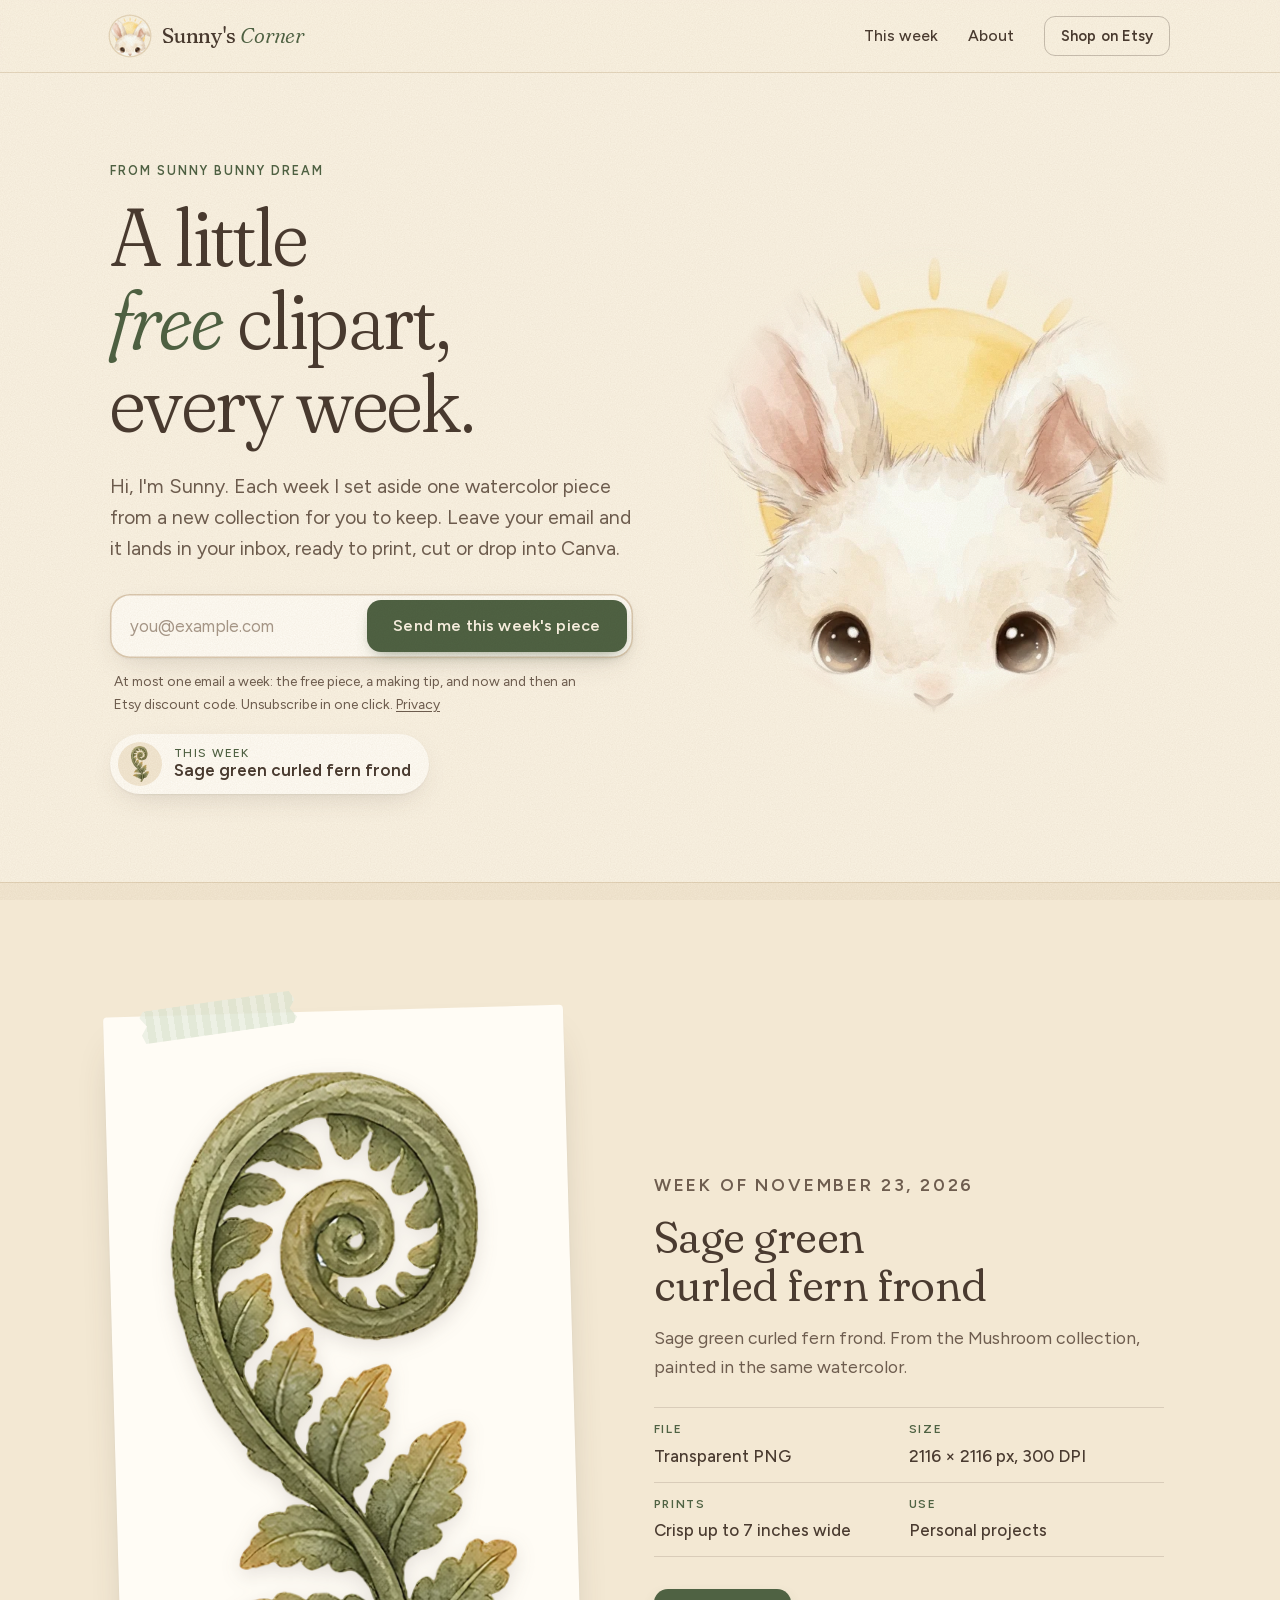
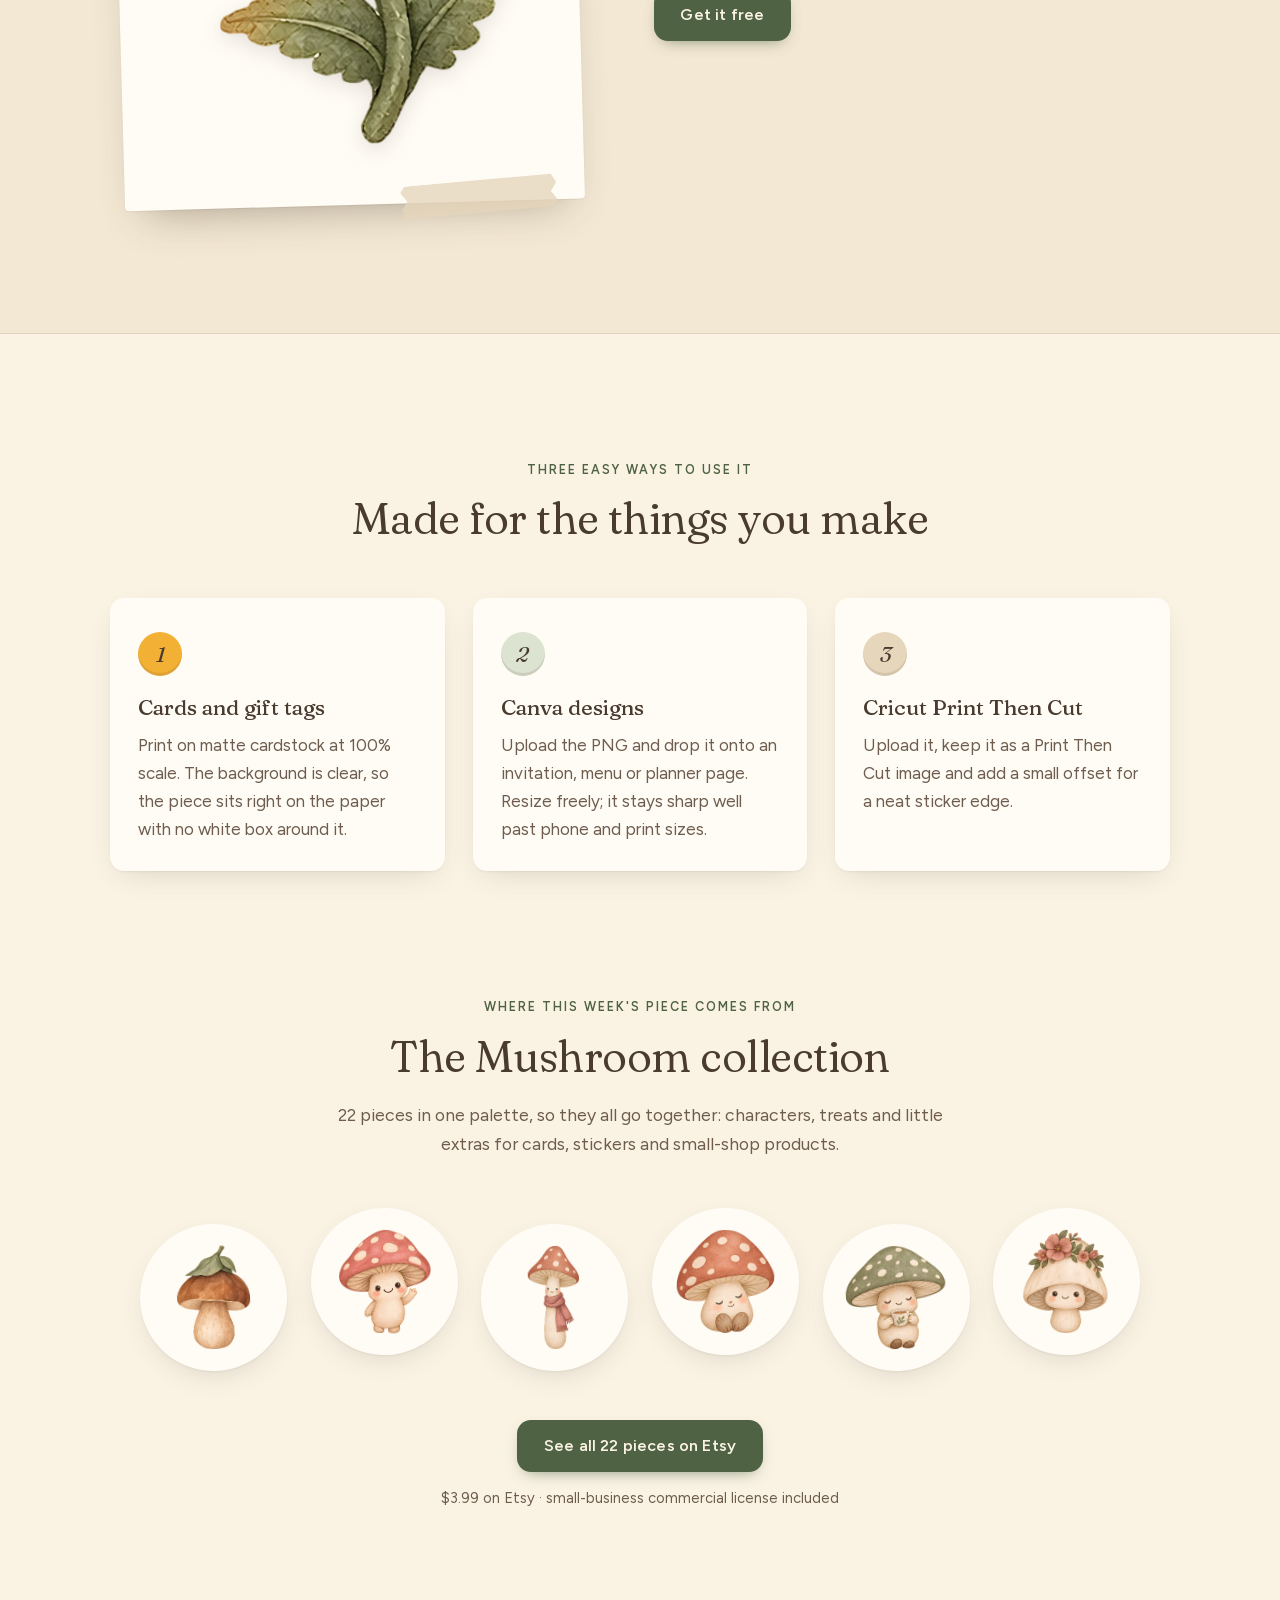
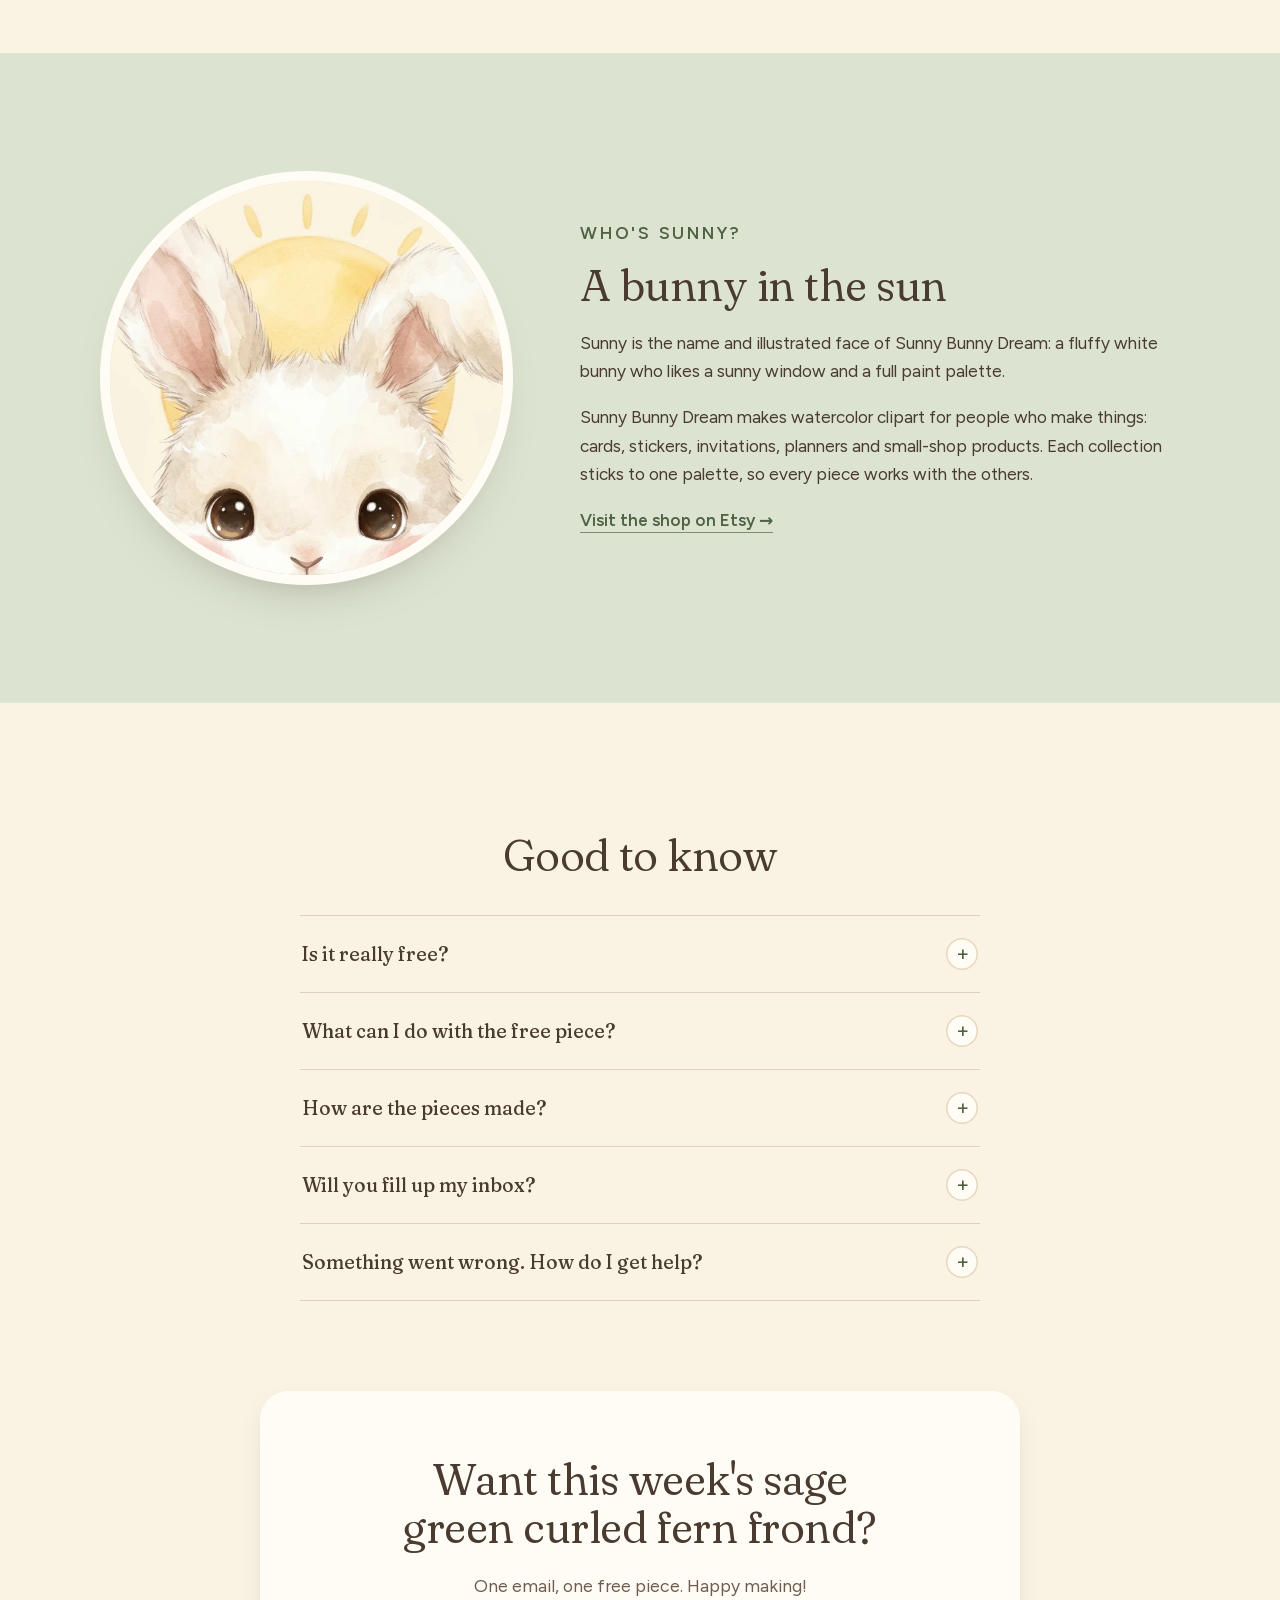
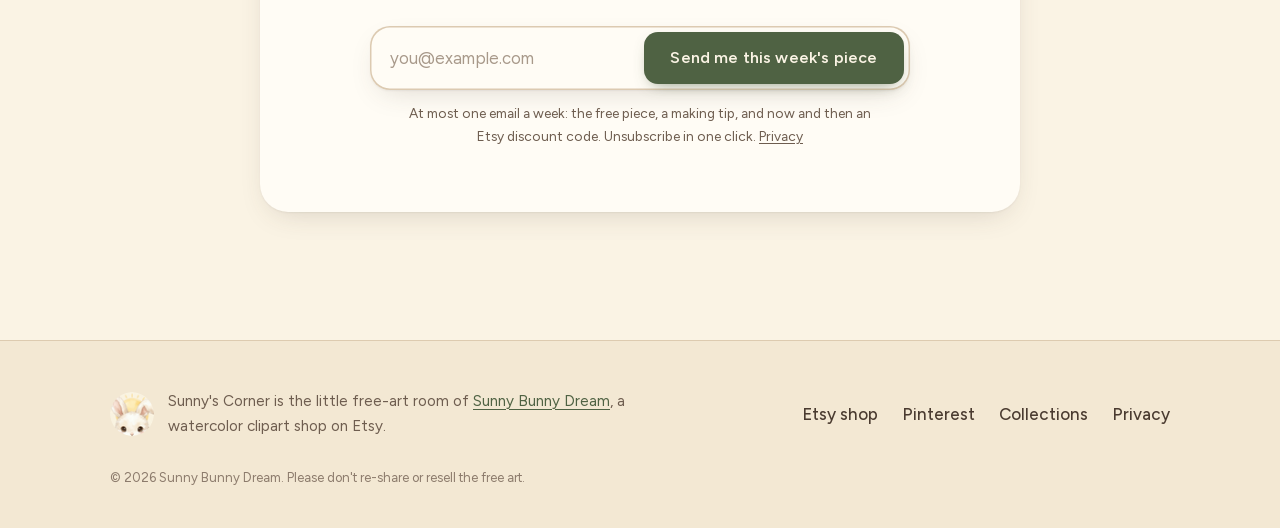
<file: index.html>
<!doctype html>
<html lang="en">
<head>
<meta charset="utf-8">
<meta name="viewport" content="width=device-width, initial-scale=1">
<title>Sunny's Corner: free watercolor clipart every week</title>
<meta name="description" content="A free watercolor clipart piece every week from Sunny at Sunny Bunny Dream. Transparent PNG, ready for cards, Canva and Cricut.">
<link rel="canonical" href="https://sunnybunny.casa/">
<meta name="p:domain_verify" content="302c201fb4c199a08ebce0bded0aaf41"/>
<meta name="theme-color" content="#FAF3E4">
<meta name="color-scheme" content="light">
<meta property="og:type" content="website">
<meta property="og:site_name" content="Sunny's Corner">
<meta property="og:title" content="Sunny's Corner: free watercolor clipart every week">
<meta property="og:description" content="A free watercolor clipart piece every week from Sunny at Sunny Bunny Dream. Transparent PNG, ready for cards, Canva and Cricut.">
<meta property="og:url" content="https://sunnybunny.casa/">
<meta property="og:image" content="https://sunnybunny.casa/assets/img/og.jpg">
<meta property="og:image:width" content="1200">
<meta property="og:image:height" content="630">
<meta property="og:image:alt" content="Sunny the white bunny in front of a watercolor sun, next to this week's free piece: sage green curled fern frond">
<meta name="twitter:card" content="summary_large_image">
<link rel="icon" href="/favicon.ico" sizes="48x48">
<link rel="icon" href="/assets/img/icon-192.png" type="image/png" sizes="192x192">
<link rel="apple-touch-icon" href="/assets/img/apple-touch-icon.png">
<link rel="preload" href="/assets/fonts/fraunces.woff2" as="font" type="font/woff2" crossorigin>
<link rel="preload" href="/assets/fonts/figtree.woff2" as="font" type="font/woff2" crossorigin>
<link rel="stylesheet" href="/assets/site.css?v=20261122">
</head>
<body class="home">
<a class="skip" href="#main">Skip to content</a>
<header class="masthead">
  <div class="wrap masthead__inner">
    <a class="brand" href="/" aria-label="Sunny's Corner, home">
      <img class="brand__mark" src="/assets/img/icon-48.png" width="40" height="40" alt="">
      <span class="brand__name">Sunny's <em>Corner</em></span>
    </a>
    <nav class="masthead__nav" aria-label="Main">
      <a href="/#this-week">This week</a>
      <a href="/#about">About</a>
      <a class="btn btn--ghost btn--small" href="https://sunnybunnydream.etsy.com" data-track="etsy-header">Shop on Etsy</a>
    </nav>
  </div>
</header>

<main id="main">

<section class="hero">
  <div class="wrap hero__inner">
    <div class="hero__text">
      <p class="eyebrow">From Sunny Bunny Dream</p>
      <h1 class="hero__title">A little <em>free</em>&nbsp;clipart, every&nbsp;week.</h1>
      <p class="lead">Hi, I'm Sunny. Each week I set aside one watercolor piece from a new collection for you to
        keep. Leave your email and it lands in your inbox, ready to print, cut or drop into&nbsp;Canva.</p>
      <form class="signup" id="signup-top"
      action="https://app.kit.com/forms/10126033/subscriptions"
      method="post" data-kit="10126033" novalidate>
  <label class="visually-hidden" for="signup-top-email">Your email address</label>
  <div class="signup__row">
    <input class="signup__input" id="signup-top-email" name="email_address" type="email" autocomplete="email"
           inputmode="email" placeholder="you@example.com" required >
    <button class="btn btn--primary signup__btn" type="submit" >
Send me this week&#39;s piece    </button>
  </div>
  <p class="signup__fine">At most one email a week: the free piece, a making tip, and now and then an Etsy
    discount code. Unsubscribe in one click. <a href="/privacy/">Privacy</a></p>
  <p class="signup__status" role="status" aria-live="polite"></p>
</form>

      <a class="hero__week" href="#this-week">
        <img src="/assets/img/week/sage-green-curled-fern-frond-thumb.webp" width="56" height="56" alt="">
        <span><small>This week</small>Sage green curled fern frond</span>
      </a>
    </div>
    <figure class="hero__art">
      <img src="/assets/img/sunny-1100.webp" srcset="/assets/img/sunny-640.webp 640w, /assets/img/sunny-1100.webp 1100w"
           sizes="(min-width: 900px) 46vw, 80vw" width="1100" height="1100" fetchpriority="high"
           alt="Sunny, a fluffy white bunny with pink cheeks and one floppy ear, peeking up in front of a yellow watercolor sun">
    </figure>
  </div>
</section>

<section class="week" id="this-week" aria-labelledby="week-title">
  <div class="wrap week__inner">
    <div class="week__card">
      <div class="paper">
        <img src="/assets/img/week/sage-green-curled-fern-frond.webp" width="453" height="900" loading="lazy"
             alt="Sage green curled fern frond: Sage green curled fern frond. From the Mushroom collection, painted in the same watercolor.">
      </div>
    </div>
    <div class="week__text">
      <p class="eyebrow">Week of November 23, 2026</p>
      <h2 id="week-title" class="h2">Sage green curled fern frond</h2>
      <p>Sage green curled fern frond. From the Mushroom collection, painted in the same watercolor.</p>
      <dl class="specs">
        <div><dt>File</dt><dd>Transparent PNG</dd></div>
        <div><dt>Size</dt><dd>2116 &times; 2116 px, 300&nbsp;DPI</dd></div>
        <div><dt>Prints</dt><dd>Crisp up to 7 inches wide</dd></div>
        <div><dt>Use</dt><dd>Personal projects</dd></div>
      </dl>
      <a class="btn btn--primary" href="#signup-top" data-focus="signup-top-email">Get it free</a>
    </div>
  </div>
</section>

<section class="ways" aria-labelledby="ways-title">
  <div class="wrap">
    <div class="section-head">
      <p class="eyebrow">Three easy ways to use it</p>
      <h2 id="ways-title" class="h2">Made for the things you make</h2>
    </div>
    <ol class="ways__list">
      <li class="way">
        <span class="way__num" aria-hidden="true">1</span>
        <h3 class="h3">Cards and gift tags</h3>
        <p>Print on matte cardstock at 100% scale. The background is clear, so the piece sits right on the paper
          with no white box around it.</p>
      </li>
      <li class="way">
        <span class="way__num" aria-hidden="true">2</span>
        <h3 class="h3">Canva designs</h3>
        <p>Upload the PNG and drop it onto an invitation, menu or planner page. Resize freely; it stays sharp
          well past phone and print sizes.</p>
      </li>
      <li class="way">
        <span class="way__num" aria-hidden="true">3</span>
        <h3 class="h3">Cricut Print Then Cut</h3>
        <p>Upload it, keep it as a Print Then Cut image and add a small offset for a neat sticker edge.</p>
      </li>
    </ol>
  </div>
</section>

<section class="pack" aria-labelledby="pack-title">
  <div class="wrap">
    <div class="section-head">
      <p class="eyebrow">Where this week's piece comes from</p>
      <h2 id="pack-title" class="h2">The Mushroom collection</h2>
      <p class="section-head__lead">22 pieces in one palette, so they all go together: characters,
        treats and little extras for cards, stickers and small-shop products.</p>
    </div>
    <ul class="pack__grid">
      <li class="pack__piece"><img src="/assets/img/week/pack-1.webp" width="301" height="420"
          loading="lazy" alt="Toasted brown porcini mushroom wearing small sage leaf hat"></li>
      <li class="pack__piece"><img src="/assets/img/week/pack-2.webp" width="374" height="420"
          loading="lazy" alt="Dusty rose cap mushroom, cream spots, waving, smiling"></li>
      <li class="pack__piece"><img src="/assets/img/week/pack-3.webp" width="209" height="420"
          loading="lazy" alt="Tall slender cream mushroom wearing dusty rose scarf"></li>
      <li class="pack__piece"><img src="/assets/img/week/pack-4.webp" width="399" height="420"
          loading="lazy" alt="Muted terracotta cap mushroom, cream dots, sleeping with closed eyes"></li>
      <li class="pack__piece"><img src="/assets/img/week/pack-5.webp" width="410" height="420"
          loading="lazy" alt="Sage green flat-cap mushroom, cream spots, holding tiny teacup"></li>
      <li class="pack__piece"><img src="/assets/img/week/pack-6.webp" width="345" height="420"
          loading="lazy" alt="Round cream bell-cap mushroom wearing dusty rose flower crown"></li>
    </ul>
    <div class="pack__cta">
      <a class="btn btn--primary" href="https://www.etsy.com/listing/4597094713" data-track="etsy-pack">See all 22 pieces on Etsy</a>
      <p class="pack__note">$3.99 on Etsy &middot; small-business commercial license included</p>
    </div>
  </div>
</section>

<section class="about" id="about" aria-labelledby="about-title">
  <div class="wrap about__inner">
    <img class="about__art" src="/assets/img/sunny-640.webp" width="640" height="640" loading="lazy" alt="">
    <div class="about__text">
      <p class="eyebrow">Who's Sunny?</p>
      <h2 id="about-title" class="h2">A bunny in the sun</h2>
      <p>Sunny is the name and illustrated face of Sunny&nbsp;Bunny&nbsp;Dream: a fluffy white bunny
        who likes a sunny window and a full paint palette.</p>
      <p>Sunny Bunny Dream makes watercolor clipart for people who make things: cards, stickers, invitations,
        planners and small-shop products. Each collection sticks to one palette, so every piece works with the
        others.</p>
      <a class="link-arrow" href="https://sunnybunnydream.etsy.com" data-track="etsy-about">Visit the shop on Etsy</a>
    </div>
  </div>
</section>

<section class="faq" aria-labelledby="faq-title">
  <div class="wrap wrap--narrow">
    <h2 id="faq-title" class="h2 faq__title">Good to know</h2>
    <details>
      <summary>Is it really free?</summary>
      <p>Yes. Leave your email, tap the confirm button in the first message, and the download link follows. No
        payment and no account.</p>
    </details>
    <details>
      <summary>What can I do with the free piece?</summary>
      <p>Anything for yourself or to give away: cards, gifts, planners, crafts, home decor. If you'd like to sell
        things you make with it, the full collection on Etsy comes with a small-business license.</p>
    </details>
    <details>
      <summary>How are the pieces made?</summary>
      <p>Each collection starts with digital and AI-assisted tools. Then the pieces are hand-selected, cleaned up
        and finished, and every one is checked at full size and as a thumbnail before it goes out.</p>
    </details>
    <details>
      <summary>Will you fill up my inbox?</summary>
      <p>No. At most one email a week, each with a one-click unsubscribe. Your email is never sold or shared.
        <a href="/privacy/">Privacy details</a>.</p>
    </details>
    <details>
      <summary>Something went wrong. How do I get help?</summary>
      <p>Send a message through the <a href="https://sunnybunnydream.etsy.com">Sunny Bunny Dream shop on Etsy</a> and I'll sort
        it out quickly.</p>
    </details>
  </div>
</section>

<section class="closing" aria-labelledby="closing-title">
  <div class="wrap wrap--narrow closing__inner">
    <h2 id="closing-title" class="h2">Want this week's sage green curled fern frond?</h2>
    <p>One email, one free piece. Happy making!</p>
    <form class="signup" id="signup-bottom"
      action="https://app.kit.com/forms/10126033/subscriptions"
      method="post" data-kit="10126033" novalidate>
  <label class="visually-hidden" for="signup-bottom-email">Your email address</label>
  <div class="signup__row">
    <input class="signup__input" id="signup-bottom-email" name="email_address" type="email" autocomplete="email"
           inputmode="email" placeholder="you@example.com" required >
    <button class="btn btn--primary signup__btn" type="submit" >
Send me this week&#39;s piece    </button>
  </div>
  <p class="signup__fine">At most one email a week: the free piece, a making tip, and now and then an Etsy
    discount code. Unsubscribe in one click. <a href="/privacy/">Privacy</a></p>
  <p class="signup__status" role="status" aria-live="polite"></p>
</form>

  </div>
</section>
</main>

<footer class="footer">
  <div class="wrap footer__inner">
    <div class="footer__brand">
      <img src="/assets/img/icon-48.png" width="44" height="44" alt="" loading="lazy">
      <p>Sunny's Corner is the little free-art room of <a href="https://sunnybunnydream.etsy.com" data-track="etsy-footer">Sunny&nbsp;Bunny&nbsp;Dream</a>, a watercolor clipart shop on Etsy.</p>
    </div>
    <nav class="footer__links" aria-label="Footer">
      <a href="https://sunnybunnydream.etsy.com" data-track="etsy-footer">Etsy shop</a>
      <a href="https://www.pinterest.com/sunnybunnydream/" rel="me">Pinterest</a>
<a href="/collections/">Collections</a>      <a href="/privacy/">Privacy</a>
    </nav>
    <p class="footer__fine">&copy; 2026 Sunny Bunny Dream. Please don't re-share or resell the free art.</p>
  </div>
</footer>
<script data-goatcounter="https://juniper-casa.goatcounter.com/count" async src="https://gc.zgo.at/count.js"></script><script src="/assets/site.js?v=20261122" defer></script>
</body>
</html>
</file>
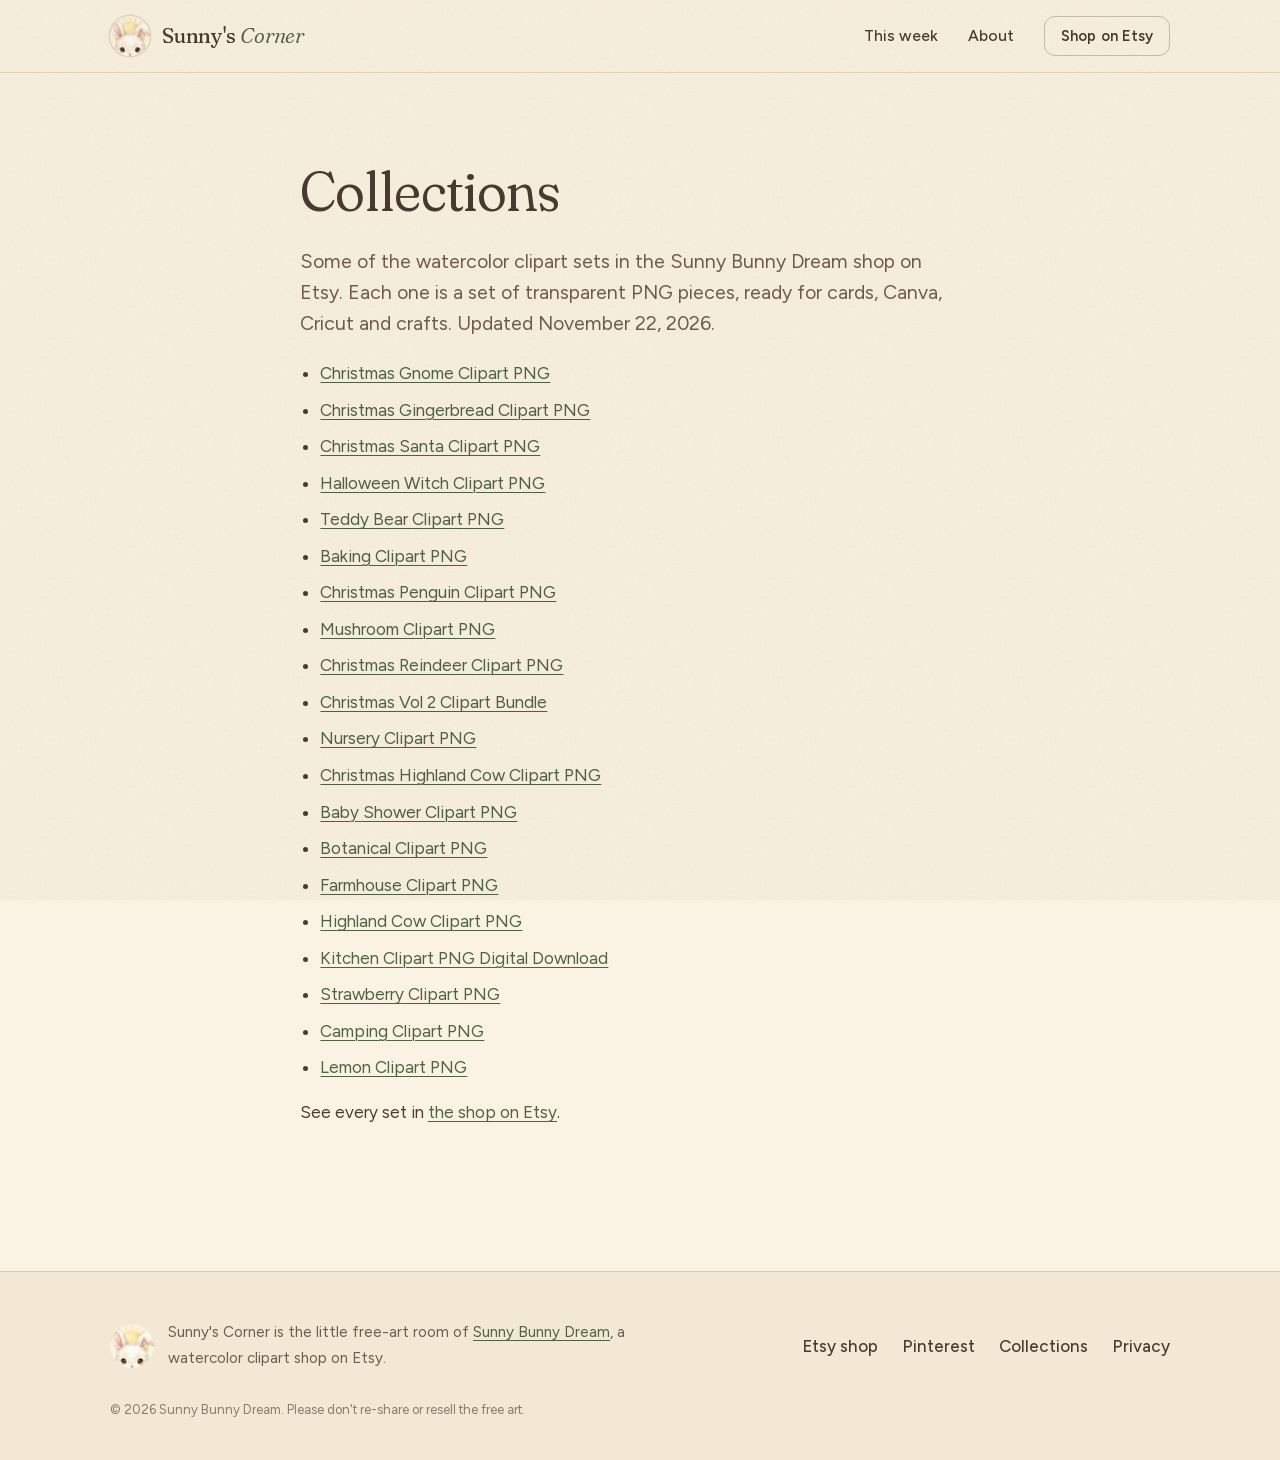
<file: collections/index.html>
<!doctype html>
<html lang="en">
<head>
<meta charset="utf-8">
<meta name="viewport" content="width=device-width, initial-scale=1">
<title>Watercolor clipart collections | Sunny's Corner</title>
<meta name="description" content="Watercolor clipart collections from Sunny Bunny Dream on Etsy: transparent PNG sets for cards, Canva, Cricut and crafts.">
<link rel="canonical" href="https://sunnybunny.casa/collections/">
<meta name="p:domain_verify" content="302c201fb4c199a08ebce0bded0aaf41"/>
<meta name="theme-color" content="#FAF3E4">
<meta name="color-scheme" content="light">
<meta property="og:type" content="website">
<meta property="og:site_name" content="Sunny's Corner">
<meta property="og:title" content="Watercolor clipart collections | Sunny's Corner">
<meta property="og:description" content="Watercolor clipart collections from Sunny Bunny Dream on Etsy: transparent PNG sets for cards, Canva, Cricut and crafts.">
<meta property="og:url" content="https://sunnybunny.casa/collections/">
<meta property="og:image" content="https://sunnybunny.casa/assets/img/og.jpg">
<meta property="og:image:width" content="1200">
<meta property="og:image:height" content="630">
<meta property="og:image:alt" content="Sunny the white bunny in front of a watercolor sun, next to this week's free piece: sage green curled fern frond">
<meta name="twitter:card" content="summary_large_image">
<link rel="icon" href="/favicon.ico" sizes="48x48">
<link rel="icon" href="/assets/img/icon-192.png" type="image/png" sizes="192x192">
<link rel="apple-touch-icon" href="/assets/img/apple-touch-icon.png">
<link rel="preload" href="/assets/fonts/fraunces.woff2" as="font" type="font/woff2" crossorigin>
<link rel="preload" href="/assets/fonts/figtree.woff2" as="font" type="font/woff2" crossorigin>
<link rel="stylesheet" href="/assets/site.css?v=20261122">
</head>
<body class="">
<a class="skip" href="#main">Skip to content</a>
<header class="masthead">
  <div class="wrap masthead__inner">
    <a class="brand" href="/" aria-label="Sunny's Corner, home">
      <img class="brand__mark" src="/assets/img/icon-48.png" width="40" height="40" alt="">
      <span class="brand__name">Sunny's <em>Corner</em></span>
    </a>
    <nav class="masthead__nav" aria-label="Main">
      <a href="/#this-week">This week</a>
      <a href="/#about">About</a>
      <a class="btn btn--ghost btn--small" href="https://sunnybunnydream.etsy.com" data-track="etsy-header">Shop on Etsy</a>
    </nav>
  </div>
</header>

<main id="main">
<article class="prose">
  <div class="wrap wrap--narrow">
    <h1 class="h1">Collections</h1>
    <p class="lead">Some of the watercolor clipart sets in the Sunny Bunny Dream shop on Etsy. Each one is a set of
      transparent PNG pieces, ready for cards, Canva, Cricut and crafts. Updated November 22, 2026.</p>
    <ul>
      <li><a href="https://www.etsy.com/listing/4588674655" data-track="etsy-collections">Christmas Gnome Clipart PNG</a></li>
      <li><a href="https://www.etsy.com/listing/4592247594" data-track="etsy-collections">Christmas Gingerbread Clipart PNG</a></li>
      <li><a href="https://www.etsy.com/listing/4592862809" data-track="etsy-collections">Christmas Santa Clipart PNG</a></li>
      <li><a href="https://www.etsy.com/listing/4594168826" data-track="etsy-collections">Halloween Witch Clipart PNG</a></li>
      <li><a href="https://www.etsy.com/listing/4594170106" data-track="etsy-collections">Teddy Bear Clipart PNG</a></li>
      <li><a href="https://www.etsy.com/listing/4594906538" data-track="etsy-collections">Baking Clipart PNG</a></li>
      <li><a href="https://www.etsy.com/listing/4596406602" data-track="etsy-collections">Christmas Penguin Clipart PNG</a></li>
      <li><a href="https://www.etsy.com/listing/4597094713" data-track="etsy-collections">Mushroom Clipart PNG</a></li>
      <li><a href="https://www.etsy.com/listing/4599874538" data-track="etsy-collections">Christmas Reindeer Clipart PNG</a></li>
      <li><a href="https://www.etsy.com/listing/4601368544" data-track="etsy-collections">Christmas Vol 2 Clipart Bundle</a></li>
      <li><a href="https://www.etsy.com/listing/4602632298" data-track="etsy-collections">Nursery Clipart PNG</a></li>
      <li><a href="https://www.etsy.com/listing/4603198084" data-track="etsy-collections">Christmas Highland Cow Clipart PNG</a></li>
      <li><a href="https://www.etsy.com/listing/4604575975" data-track="etsy-collections">Baby Shower Clipart PNG</a></li>
      <li><a href="https://www.etsy.com/listing/4604598702" data-track="etsy-collections">Botanical Clipart PNG</a></li>
      <li><a href="https://www.etsy.com/listing/4605315744" data-track="etsy-collections">Farmhouse Clipart PNG</a></li>
      <li><a href="https://www.etsy.com/listing/4607306533" data-track="etsy-collections">Highland Cow Clipart PNG</a></li>
      <li><a href="https://www.etsy.com/listing/4607923492" data-track="etsy-collections">Kitchen Clipart PNG Digital Download</a></li>
      <li><a href="https://www.etsy.com/listing/4610914307" data-track="etsy-collections">Strawberry Clipart PNG</a></li>
      <li><a href="https://www.etsy.com/listing/4613704873" data-track="etsy-collections">Camping Clipart PNG</a></li>
      <li><a href="https://www.etsy.com/listing/4613720268" data-track="etsy-collections">Lemon Clipart PNG</a></li>
    </ul>
    <p>See every set in <a href="https://sunnybunnydream.etsy.com" data-track="etsy-collections-shop">the shop on Etsy</a>.</p>
  </div>
</article>
</main>

<footer class="footer">
  <div class="wrap footer__inner">
    <div class="footer__brand">
      <img src="/assets/img/icon-48.png" width="44" height="44" alt="" loading="lazy">
      <p>Sunny's Corner is the little free-art room of <a href="https://sunnybunnydream.etsy.com" data-track="etsy-footer">Sunny&nbsp;Bunny&nbsp;Dream</a>, a watercolor clipart shop on Etsy.</p>
    </div>
    <nav class="footer__links" aria-label="Footer">
      <a href="https://sunnybunnydream.etsy.com" data-track="etsy-footer">Etsy shop</a>
      <a href="https://www.pinterest.com/sunnybunnydream/" rel="me">Pinterest</a>
<a href="/collections/">Collections</a>      <a href="/privacy/">Privacy</a>
    </nav>
    <p class="footer__fine">&copy; 2026 Sunny Bunny Dream. Please don't re-share or resell the free art.</p>
  </div>
</footer>
<script data-goatcounter="https://juniper-casa.goatcounter.com/count" async src="https://gc.zgo.at/count.js"></script><script src="/assets/site.js?v=20261122" defer></script>
</body>
</html>
</file>
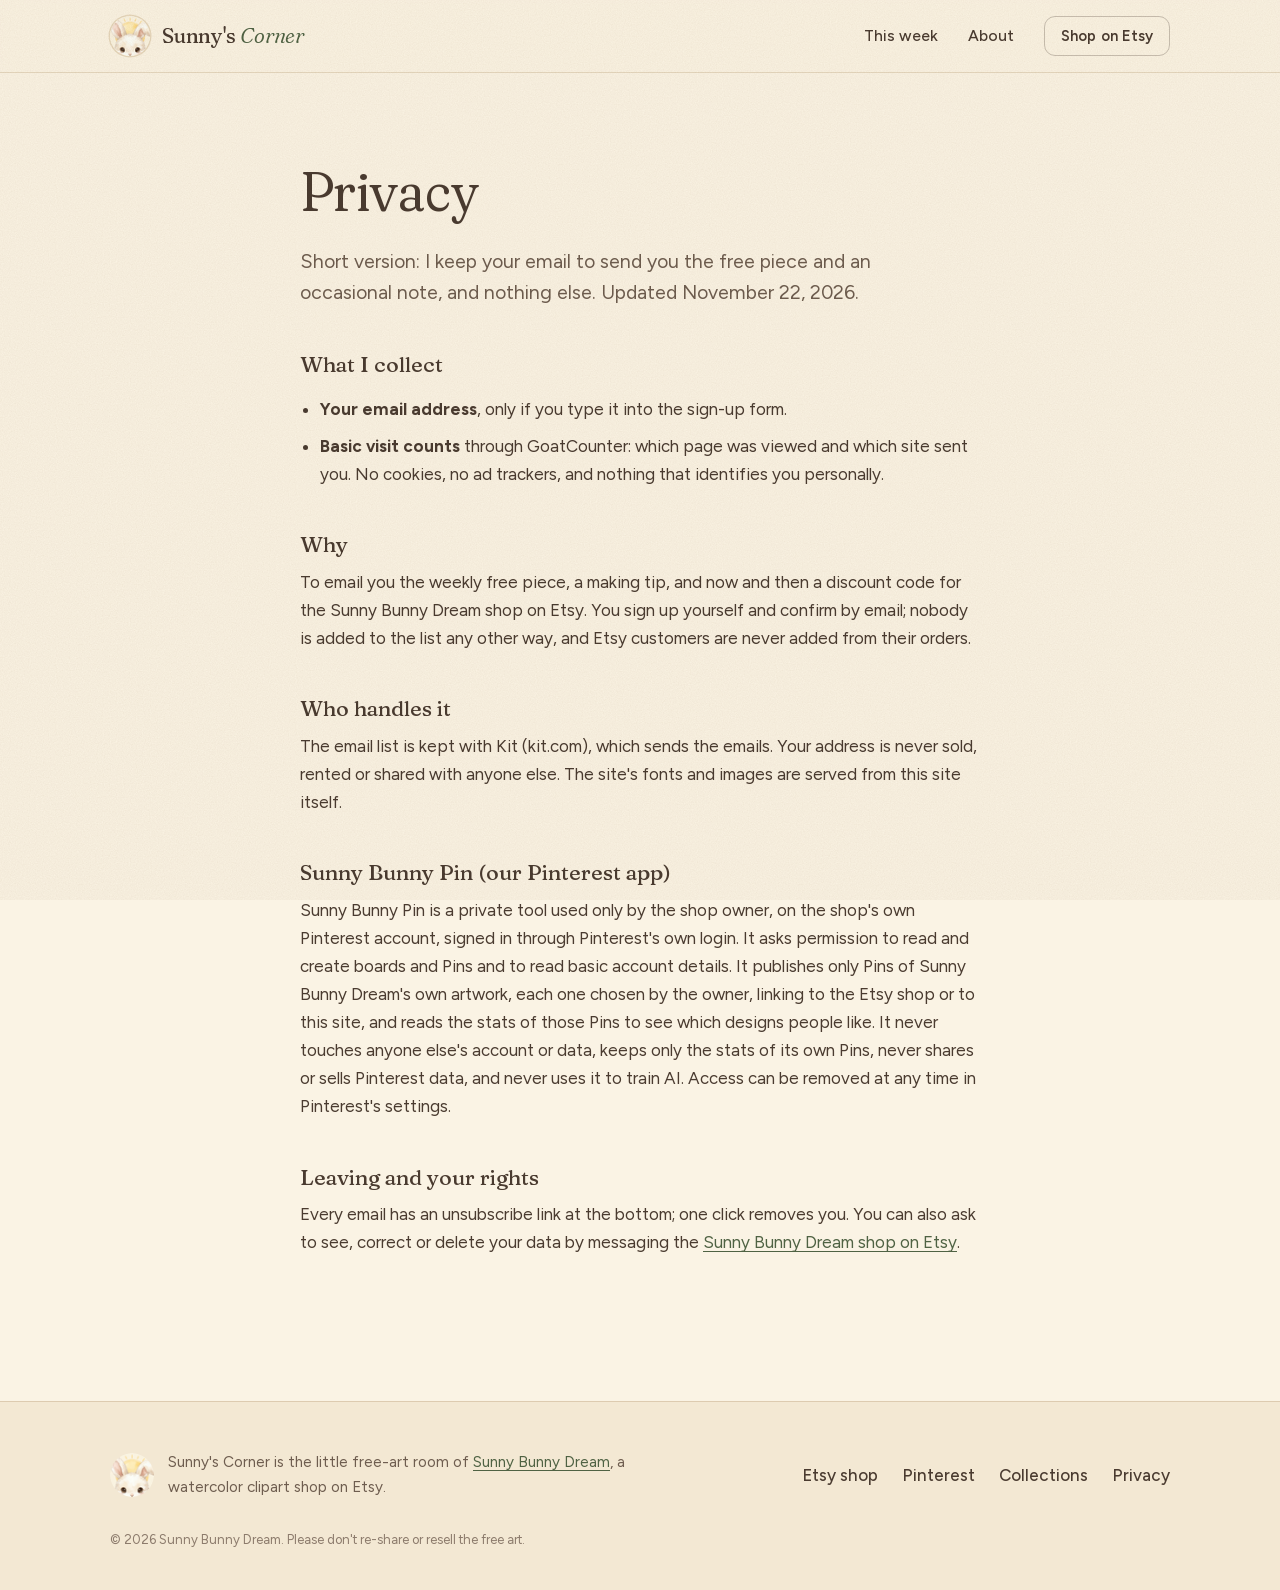
<file: privacy/index.html>
<!doctype html>
<html lang="en">
<head>
<meta charset="utf-8">
<meta name="viewport" content="width=device-width, initial-scale=1">
<title>Privacy | Sunny's Corner</title>
<meta name="description" content="What Sunny's Corner collects, why, and how to leave.">
<link rel="canonical" href="https://sunnybunny.casa/privacy/">
<meta name="p:domain_verify" content="302c201fb4c199a08ebce0bded0aaf41"/>
<meta name="theme-color" content="#FAF3E4">
<meta name="color-scheme" content="light">
<meta property="og:type" content="website">
<meta property="og:site_name" content="Sunny's Corner">
<meta property="og:title" content="Privacy | Sunny's Corner">
<meta property="og:description" content="What Sunny's Corner collects, why, and how to leave.">
<meta property="og:url" content="https://sunnybunny.casa/privacy/">
<meta property="og:image" content="https://sunnybunny.casa/assets/img/og.jpg">
<meta property="og:image:width" content="1200">
<meta property="og:image:height" content="630">
<meta property="og:image:alt" content="Sunny the white bunny in front of a watercolor sun, next to this week's free piece: sage green curled fern frond">
<meta name="twitter:card" content="summary_large_image">
<link rel="icon" href="/favicon.ico" sizes="48x48">
<link rel="icon" href="/assets/img/icon-192.png" type="image/png" sizes="192x192">
<link rel="apple-touch-icon" href="/assets/img/apple-touch-icon.png">
<link rel="preload" href="/assets/fonts/fraunces.woff2" as="font" type="font/woff2" crossorigin>
<link rel="preload" href="/assets/fonts/figtree.woff2" as="font" type="font/woff2" crossorigin>
<link rel="stylesheet" href="/assets/site.css?v=20261122">
</head>
<body class="">
<a class="skip" href="#main">Skip to content</a>
<header class="masthead">
  <div class="wrap masthead__inner">
    <a class="brand" href="/" aria-label="Sunny's Corner, home">
      <img class="brand__mark" src="/assets/img/icon-48.png" width="40" height="40" alt="">
      <span class="brand__name">Sunny's <em>Corner</em></span>
    </a>
    <nav class="masthead__nav" aria-label="Main">
      <a href="/#this-week">This week</a>
      <a href="/#about">About</a>
      <a class="btn btn--ghost btn--small" href="https://sunnybunnydream.etsy.com" data-track="etsy-header">Shop on Etsy</a>
    </nav>
  </div>
</header>

<main id="main">
<article class="prose">
  <div class="wrap wrap--narrow">
    <h1 class="h1">Privacy</h1>
    <p class="lead">Short version: I keep your email to send you the free piece and an occasional note, and nothing
      else. Updated November 22, 2026.</p>

    <h2 class="h3">What I collect</h2>
    <ul>
      <li><strong>Your email address</strong>, only if you type it into the sign-up form.</li>
      <li><strong>Basic visit counts</strong> through GoatCounter: which page was
        viewed and which site sent you. No cookies, no ad trackers, and nothing that identifies you personally.</li>
    </ul>

    <h2 class="h3">Why</h2>
    <p>To email you the weekly free piece, a making tip, and now and then a discount code for the Sunny Bunny Dream
      shop on Etsy. You sign up yourself and confirm by email; nobody is added to the list any other way, and Etsy
      customers are never added from their orders.</p>

    <h2 class="h3">Who handles it</h2>
    <p>The email list is kept with Kit (kit.com), which sends the emails. Your address is never sold, rented or
      shared with anyone else. The site's fonts and images are served from this site itself.</p>

    <h2 class="h3">Sunny Bunny Pin (our Pinterest app)</h2>
    <p>Sunny Bunny Pin is a private tool used only by the shop owner, on the shop's own Pinterest account, signed in
      through Pinterest's own login. It asks permission to read and create boards and Pins and to read basic account
      details. It publishes only Pins of Sunny Bunny Dream's own artwork, each one chosen by the owner, linking to the
      Etsy shop or to this site, and reads the stats of those Pins to see which designs people like. It never touches
      anyone else's account or data, keeps only the stats of its own Pins, never shares or sells Pinterest data, and
      never uses it to train AI. Access can be removed at any time in Pinterest's settings.</p>

    <h2 class="h3">Leaving and your rights</h2>
    <p>Every email has an unsubscribe link at the bottom; one click removes you. You can also ask to see, correct or
      delete your data by messaging the <a href="https://sunnybunnydream.etsy.com">Sunny Bunny Dream shop on Etsy</a>.</p>
  </div>
</article>
</main>

<footer class="footer">
  <div class="wrap footer__inner">
    <div class="footer__brand">
      <img src="/assets/img/icon-48.png" width="44" height="44" alt="" loading="lazy">
      <p>Sunny's Corner is the little free-art room of <a href="https://sunnybunnydream.etsy.com" data-track="etsy-footer">Sunny&nbsp;Bunny&nbsp;Dream</a>, a watercolor clipart shop on Etsy.</p>
    </div>
    <nav class="footer__links" aria-label="Footer">
      <a href="https://sunnybunnydream.etsy.com" data-track="etsy-footer">Etsy shop</a>
      <a href="https://www.pinterest.com/sunnybunnydream/" rel="me">Pinterest</a>
<a href="/collections/">Collections</a>      <a href="/privacy/">Privacy</a>
    </nav>
    <p class="footer__fine">&copy; 2026 Sunny Bunny Dream. Please don't re-share or resell the free art.</p>
  </div>
</footer>
<script data-goatcounter="https://juniper-casa.goatcounter.com/count" async src="https://gc.zgo.at/count.js"></script><script src="/assets/site.js?v=20261122" defer></script>
</body>
</html>
</file>
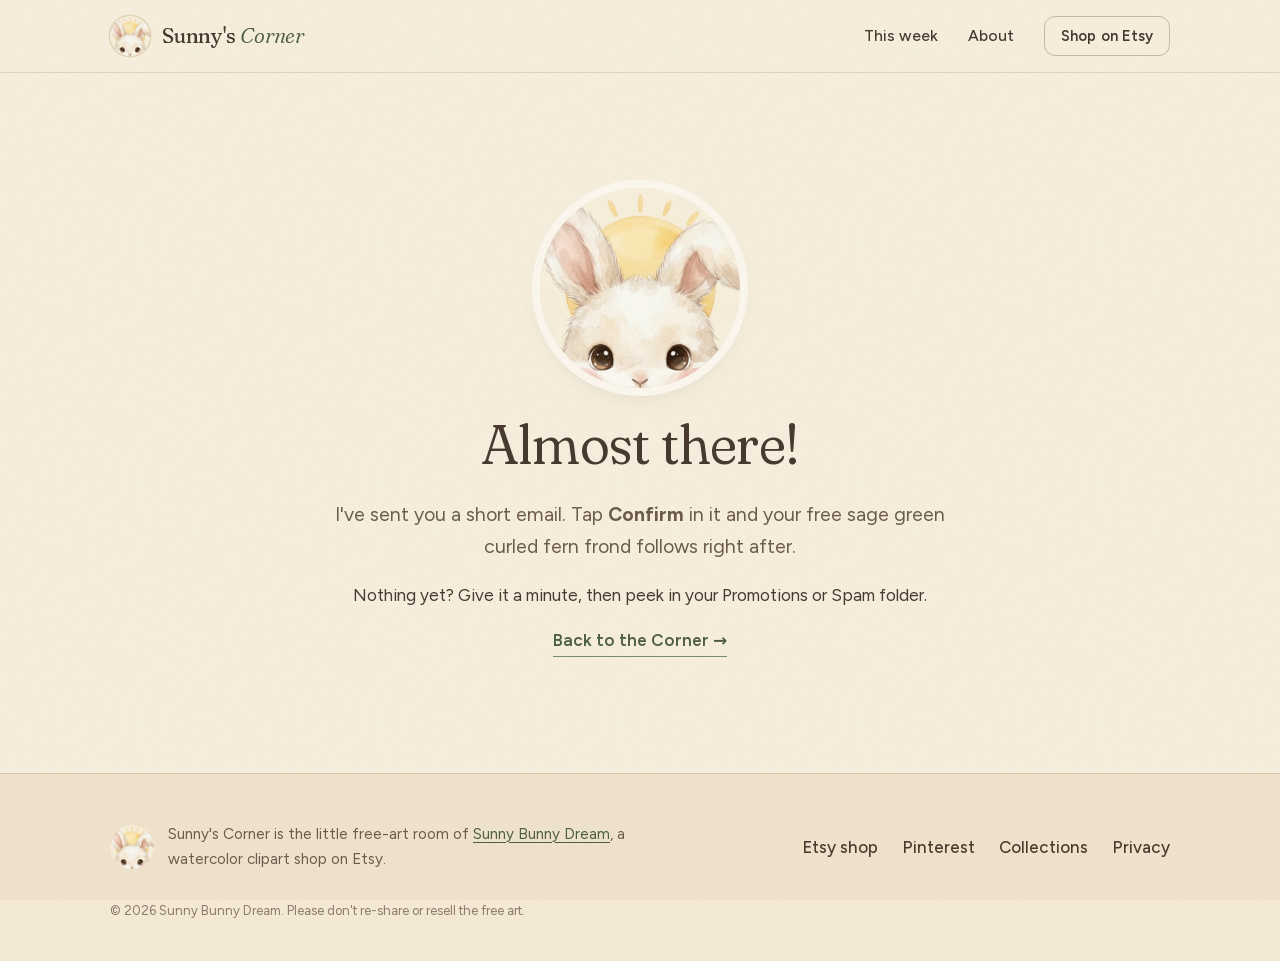
<file: thanks/index.html>
<!doctype html>
<html lang="en">
<head>
<meta charset="utf-8">
<meta name="viewport" content="width=device-width, initial-scale=1">
<title>Check your inbox | Sunny's Corner</title>
<meta name="description" content="A free watercolor clipart piece every week from Sunny at Sunny Bunny Dream. Transparent PNG, ready for cards, Canva and Cricut.">
<meta name="robots" content="noindex, nofollow"><link rel="canonical" href="https://sunnybunny.casa/thanks/">
<meta name="p:domain_verify" content="302c201fb4c199a08ebce0bded0aaf41"/>
<meta name="theme-color" content="#FAF3E4">
<meta name="color-scheme" content="light">
<meta property="og:type" content="website">
<meta property="og:site_name" content="Sunny's Corner">
<meta property="og:title" content="Check your inbox | Sunny's Corner">
<meta property="og:description" content="A free watercolor clipart piece every week from Sunny at Sunny Bunny Dream. Transparent PNG, ready for cards, Canva and Cricut.">
<meta property="og:url" content="https://sunnybunny.casa/thanks/">
<meta property="og:image" content="https://sunnybunny.casa/assets/img/og.jpg">
<meta property="og:image:width" content="1200">
<meta property="og:image:height" content="630">
<meta property="og:image:alt" content="Sunny the white bunny in front of a watercolor sun, next to this week's free piece: sage green curled fern frond">
<meta name="twitter:card" content="summary_large_image">
<link rel="icon" href="/favicon.ico" sizes="48x48">
<link rel="icon" href="/assets/img/icon-192.png" type="image/png" sizes="192x192">
<link rel="apple-touch-icon" href="/assets/img/apple-touch-icon.png">
<link rel="preload" href="/assets/fonts/fraunces.woff2" as="font" type="font/woff2" crossorigin>
<link rel="preload" href="/assets/fonts/figtree.woff2" as="font" type="font/woff2" crossorigin>
<link rel="stylesheet" href="/assets/site.css?v=20261122">
</head>
<body class="">
<a class="skip" href="#main">Skip to content</a>
<header class="masthead">
  <div class="wrap masthead__inner">
    <a class="brand" href="/" aria-label="Sunny's Corner, home">
      <img class="brand__mark" src="/assets/img/icon-48.png" width="40" height="40" alt="">
      <span class="brand__name">Sunny's <em>Corner</em></span>
    </a>
    <nav class="masthead__nav" aria-label="Main">
      <a href="/#this-week">This week</a>
      <a href="/#about">About</a>
      <a class="btn btn--ghost btn--small" href="https://sunnybunnydream.etsy.com" data-track="etsy-header">Shop on Etsy</a>
    </nav>
  </div>
</header>

<main id="main">
<section class="note-page">
  <div class="wrap wrap--narrow note-page__inner">
    <img class="note-page__art" src="/assets/img/sunny-640.webp" width="240" height="240" alt="">
    <h1 class="h1">Almost there!</h1>
    <p class="lead">I've sent you a short email. Tap <strong>Confirm</strong> in it and your free sage green curled fern frond
      follows right after.</p>
    <p>Nothing yet? Give it a minute, then peek in your Promotions or Spam folder.</p>
    <a class="link-arrow" href="/">Back to the Corner</a>
  </div>
</section>
</main>

<footer class="footer">
  <div class="wrap footer__inner">
    <div class="footer__brand">
      <img src="/assets/img/icon-48.png" width="44" height="44" alt="" loading="lazy">
      <p>Sunny's Corner is the little free-art room of <a href="https://sunnybunnydream.etsy.com" data-track="etsy-footer">Sunny&nbsp;Bunny&nbsp;Dream</a>, a watercolor clipart shop on Etsy.</p>
    </div>
    <nav class="footer__links" aria-label="Footer">
      <a href="https://sunnybunnydream.etsy.com" data-track="etsy-footer">Etsy shop</a>
      <a href="https://www.pinterest.com/sunnybunnydream/" rel="me">Pinterest</a>
<a href="/collections/">Collections</a>      <a href="/privacy/">Privacy</a>
    </nav>
    <p class="footer__fine">&copy; 2026 Sunny Bunny Dream. Please don't re-share or resell the free art.</p>
  </div>
</footer>
<script data-goatcounter="https://juniper-casa.goatcounter.com/count" async src="https://gc.zgo.at/count.js"></script><script src="/assets/site.js?v=20261122" defer></script>
</body>
</html>
</file>
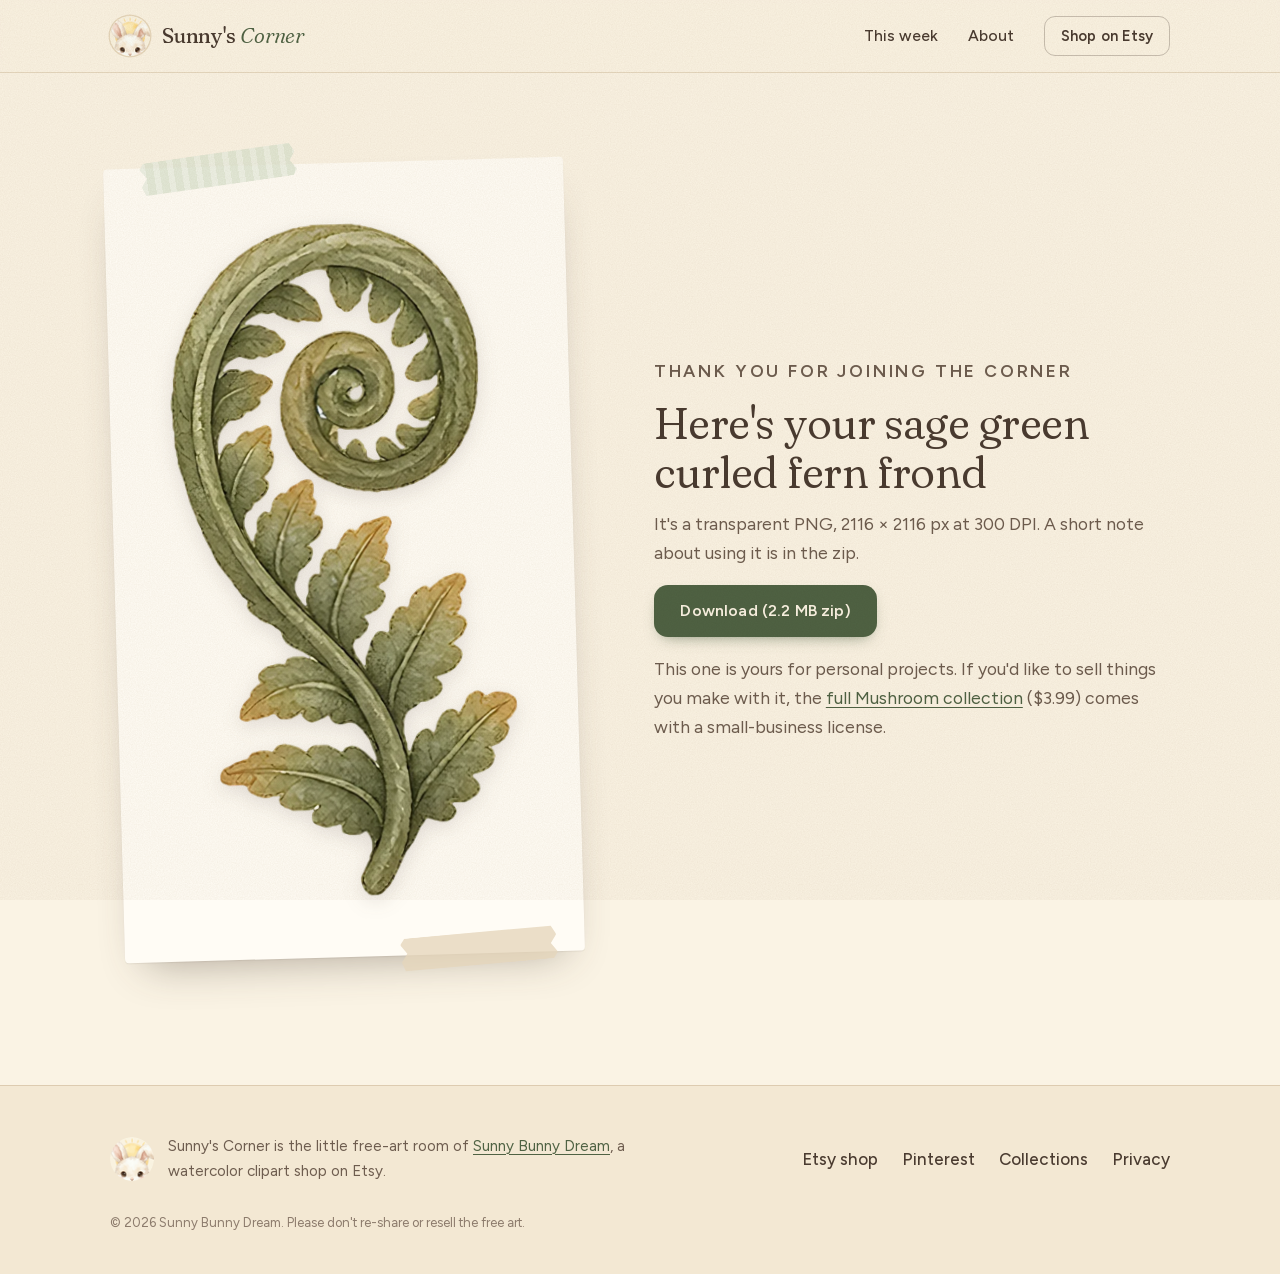
<file: free/MACEW1LFkY0X/index.html>
<!doctype html>
<html lang="en">
<head>
<meta charset="utf-8">
<meta name="viewport" content="width=device-width, initial-scale=1">
<title>Your free piece | Sunny's Corner</title>
<meta name="description" content="A free watercolor clipart piece every week from Sunny at Sunny Bunny Dream. Transparent PNG, ready for cards, Canva and Cricut.">
<meta name="robots" content="noindex, nofollow"><link rel="canonical" href="https://sunnybunny.casa/free/MACEW1LFkY0X/">
<meta name="p:domain_verify" content="302c201fb4c199a08ebce0bded0aaf41"/>
<meta name="theme-color" content="#FAF3E4">
<meta name="color-scheme" content="light">
<meta property="og:type" content="website">
<meta property="og:site_name" content="Sunny's Corner">
<meta property="og:title" content="Your free piece | Sunny's Corner">
<meta property="og:description" content="A free watercolor clipart piece every week from Sunny at Sunny Bunny Dream. Transparent PNG, ready for cards, Canva and Cricut.">
<meta property="og:url" content="https://sunnybunny.casa/free/MACEW1LFkY0X/">
<meta property="og:image" content="https://sunnybunny.casa/assets/img/og.jpg">
<meta property="og:image:width" content="1200">
<meta property="og:image:height" content="630">
<meta property="og:image:alt" content="Sunny the white bunny in front of a watercolor sun, next to this week's free piece: sage green curled fern frond">
<meta name="twitter:card" content="summary_large_image">
<link rel="icon" href="/favicon.ico" sizes="48x48">
<link rel="icon" href="/assets/img/icon-192.png" type="image/png" sizes="192x192">
<link rel="apple-touch-icon" href="/assets/img/apple-touch-icon.png">
<link rel="preload" href="/assets/fonts/fraunces.woff2" as="font" type="font/woff2" crossorigin>
<link rel="preload" href="/assets/fonts/figtree.woff2" as="font" type="font/woff2" crossorigin>
<link rel="stylesheet" href="/assets/site.css?v=20261122">
</head>
<body class="">
<a class="skip" href="#main">Skip to content</a>
<header class="masthead">
  <div class="wrap masthead__inner">
    <a class="brand" href="/" aria-label="Sunny's Corner, home">
      <img class="brand__mark" src="/assets/img/icon-48.png" width="40" height="40" alt="">
      <span class="brand__name">Sunny's <em>Corner</em></span>
    </a>
    <nav class="masthead__nav" aria-label="Main">
      <a href="/#this-week">This week</a>
      <a href="/#about">About</a>
      <a class="btn btn--ghost btn--small" href="https://sunnybunnydream.etsy.com" data-track="etsy-header">Shop on Etsy</a>
    </nav>
  </div>
</header>

<main id="main">
<section class="week week--download">
  <div class="wrap week__inner">
    <div class="week__card">
      <div class="paper">
        <img src="/assets/img/week/sage-green-curled-fern-frond.webp" width="453" height="900"
             alt="Sage green curled fern frond: Sage green curled fern frond. From the Mushroom collection, painted in the same watercolor.">
      </div>
    </div>
    <div class="week__text">
      <p class="eyebrow">Thank you for joining the Corner</p>
      <h1 class="h2">Here's your sage green curled fern frond</h1>
      <p>It's a transparent PNG, 2116 &times; 2116 px at 300 DPI. A short note about using it is in the zip.</p>
      <a class="btn btn--primary" href="sunny-corner-sage-green-curled-fern-frond.zip" download data-track="free-download">Download (2.2 MB zip)</a>
      <p class="fine">This one is yours for personal projects. If you'd like to sell things you make with it, the
        <a href="https://www.etsy.com/listing/4597094713" data-track="etsy-free">full Mushroom collection</a>
        ($3.99) comes with a small-business license.</p>
    </div>
  </div>
</section>
</main>

<footer class="footer">
  <div class="wrap footer__inner">
    <div class="footer__brand">
      <img src="/assets/img/icon-48.png" width="44" height="44" alt="" loading="lazy">
      <p>Sunny's Corner is the little free-art room of <a href="https://sunnybunnydream.etsy.com" data-track="etsy-footer">Sunny&nbsp;Bunny&nbsp;Dream</a>, a watercolor clipart shop on Etsy.</p>
    </div>
    <nav class="footer__links" aria-label="Footer">
      <a href="https://sunnybunnydream.etsy.com" data-track="etsy-footer">Etsy shop</a>
      <a href="https://www.pinterest.com/sunnybunnydream/" rel="me">Pinterest</a>
<a href="/collections/">Collections</a>      <a href="/privacy/">Privacy</a>
    </nav>
    <p class="footer__fine">&copy; 2026 Sunny Bunny Dream. Please don't re-share or resell the free art.</p>
  </div>
</footer>
<script data-goatcounter="https://juniper-casa.goatcounter.com/count" async src="https://gc.zgo.at/count.js"></script><script src="/assets/site.js?v=20261122" defer></script>
</body>
</html>
</file>
<file: assets/site.css>
/* Sunny's Corner. Palette = config/persona.json look.palette; type = Fraunces + Figtree (self-hosted).
   Plan: docs/research/archive/2026-10-31-juniper-casa.md */

@font-face { font-family: "Fraunces"; src: url("/assets/fonts/fraunces.woff2") format("woff2");
  font-weight: 300 600; font-style: normal; font-display: swap; }
@font-face { font-family: "Fraunces"; src: url("/assets/fonts/fraunces-italic.woff2") format("woff2");
  font-weight: 300 600; font-style: italic; font-display: swap; }
@font-face { font-family: "Figtree"; src: url("/assets/fonts/figtree.woff2") format("woff2");
  font-weight: 400 700; font-style: normal; font-display: swap; }
@font-face { font-family: "Figtree"; src: url("/assets/fonts/figtree-italic.woff2") format("woff2");
  font-weight: 400 700; font-style: italic; font-display: swap; }

:root {
  --paper: #FAF3E4;
  --paper-deep: #F3E8D3;
  --card: #FFFCF5;
  --kraft: #CDB594;
  --kraft-soft: #E6D7BC;
  --ink: #4A3B30;
  --ink-soft: #6E5D4F;
  --sage: #7A8F6B;
  --sage-deep: #4F6243;
  --sage-wash: #DCE3D0;
  --sun: #F2B134;
  --cranberry: #A3262F;
  --display: "Fraunces", "Iowan Old Style", Georgia, serif;
  --body: "Figtree", system-ui, -apple-system, "Segoe UI", sans-serif;
  --wrap: 1140px;
  --gutter: clamp(16px, 4vw, 40px);
  --space: clamp(64px, 10vw, 128px);
  --radius: 14px;
  --shadow: 0 1px 2px rgba(74, 59, 48, .06), 0 10px 30px -12px rgba(74, 59, 48, .22);
}

*, *::before, *::after { box-sizing: border-box; }
html { -webkit-text-size-adjust: 100%; scroll-behavior: smooth; scroll-padding-top: 88px; }
body {
  margin: 0; background: var(--paper); color: var(--ink);
  font: 400 1.0625rem/1.65 var(--body); font-kerning: normal;
  -webkit-font-smoothing: antialiased; text-rendering: optimizeLegibility;
  overflow-x: hidden;
}
/* Paper grain: a fixed SVG noise layer, multiplied so it only darkens the cream a touch. */
body::before {
  content: ""; position: fixed; inset: 0; pointer-events: none; z-index: 100; opacity: .32; mix-blend-mode: multiply;
  background-image: url("data:image/svg+xml,%3Csvg xmlns='http://www.w3.org/2000/svg' width='240' height='240'%3E%3Cfilter id='n'%3E%3CfeTurbulence type='fractalNoise' baseFrequency='.85' numOctaves='3' stitchTiles='stitch'/%3E%3CfeColorMatrix values='0 0 0 0 .55 0 0 0 0 .45 0 0 0 0 .32 0 0 0 .55 0'/%3E%3C/filter%3E%3Crect width='100%25' height='100%25' filter='url(%23n)'/%3E%3C/svg%3E");
}
img { max-width: 100%; height: auto; display: block; }
a { color: var(--sage-deep); text-decoration-thickness: 1px; text-underline-offset: .18em; }
a:hover { color: var(--ink); }
:focus-visible { outline: 3px solid var(--sun); outline-offset: 3px; border-radius: 6px; }
p { margin: 0 0 1em; }
em { font-style: italic; }

.wrap { width: 100%; max-width: var(--wrap); margin: 0 auto; padding: 0 var(--gutter); }
.wrap--narrow { max-width: 760px; }
.visually-hidden { position: absolute !important; width: 1px; height: 1px; overflow: hidden; clip: rect(0 0 0 0); white-space: nowrap; }
.skip { position: absolute; left: 12px; top: -60px; z-index: 200; background: var(--ink); color: var(--paper); padding: 10px 16px; border-radius: 8px; }
.skip:focus { top: 12px; }

/* Type */
.h1, .h2, .h3, .hero__title { font-family: var(--display); font-weight: 350; color: var(--ink); margin: 0 0 .45em;
  font-variation-settings: "SOFT" 70; letter-spacing: -.012em; text-wrap: balance; }
.h1 { font-size: clamp(2.3rem, 5vw, 3.4rem); line-height: 1.08; }
.h2 { font-size: clamp(1.9rem, 3.8vw, 2.75rem); line-height: 1.1; }
.h3 { font-size: 1.35rem; line-height: 1.25; font-weight: 450; letter-spacing: 0; }
.hero__title em, .brand__name em { font-style: italic; color: var(--sage-deep); font-weight: 330; }
.eyebrow { font: 600 .78rem/1.3 var(--body); letter-spacing: .16em; text-transform: uppercase; color: var(--sage-deep); margin: 0 0 1rem; }
.lead { font-size: clamp(1.1rem, 1.6vw, 1.22rem); line-height: 1.6; color: var(--ink-soft); max-width: 34em; }
.fine { font-size: .9rem; color: var(--ink-soft); margin-top: 1.1rem; }

/* Buttons */
.btn { display: inline-flex; align-items: center; justify-content: center; gap: .5em; min-height: 52px;
  padding: 0 1.6em; border-radius: var(--radius); border: 1.5px solid transparent; cursor: pointer;
  font: 600 1rem/1 var(--body); letter-spacing: .01em; text-decoration: none; white-space: nowrap;
  transition: transform .18s ease, background-color .18s ease, box-shadow .18s ease, color .18s ease; }
.btn--primary { background: var(--sage-deep); color: var(--paper); box-shadow: 0 6px 16px -8px rgba(79, 98, 67, .8); }
.btn--primary:hover { background: #435537; color: var(--paper); transform: translateY(-1px); }
.btn--primary:active { transform: translateY(0); }
.btn--ghost { background: transparent; color: var(--ink); border-color: rgba(74, 59, 48, .28); }
.btn--ghost:hover { border-color: var(--ink); color: var(--ink); }
.btn--small { min-height: 40px; padding: 0 1.05em; font-size: .92rem; border-radius: 11px; }
.btn[disabled] { opacity: .55; cursor: not-allowed; transform: none; box-shadow: none; }
.link-arrow { font-weight: 600; text-decoration: none; border-bottom: 1.5px solid var(--sage); padding-bottom: 2px; }
.link-arrow::after { content: " \2192"; transition: margin .18s ease; }
.link-arrow:hover::after { margin-left: 4px; }

/* Masthead */
.masthead { position: sticky; top: 0; z-index: 50; background: rgba(250, 243, 228, .86);
  -webkit-backdrop-filter: saturate(1.2) blur(10px); backdrop-filter: saturate(1.2) blur(10px);
  border-bottom: 1px solid rgba(205, 181, 148, .45); }
.masthead__inner { display: flex; align-items: center; justify-content: space-between; gap: 16px; min-height: 72px; }
.brand { display: inline-flex; align-items: center; gap: 12px; text-decoration: none; color: var(--ink); }
.brand__mark { width: 40px; height: 40px; border-radius: 50%; box-shadow: 0 0 0 1.5px var(--kraft-soft); }
.brand__name { font: 400 1.32rem/1 var(--display); font-variation-settings: "SOFT" 70; letter-spacing: -.01em; }
.masthead__nav { display: flex; align-items: center; gap: clamp(14px, 2.4vw, 30px); }
.masthead__nav a:not(.btn) { color: var(--ink); text-decoration: none; font-weight: 500; font-size: .98rem; }
.masthead__nav a:not(.btn):hover { color: var(--sage-deep); }
@media (max-width: 640px) { .masthead__nav a:not(.btn) { display: none; } .brand__name { font-size: 1.15rem; } }

/* Hero */
.hero { padding: clamp(36px, 7vw, 96px) 0 clamp(48px, 7vw, 88px); }
.hero__inner { display: grid; grid-template-columns: 1.05fr .95fr; align-items: center; gap: clamp(24px, 5vw, 72px); }
.hero__title { font-size: clamp(2.7rem, 6.6vw, 5.1rem); line-height: 1.02; font-weight: 320; margin-bottom: .32em; }
.hero__art { margin: 0; position: relative; }
.hero__art img { width: 100%; aspect-ratio: 1; object-fit: cover;
  -webkit-mask-image: radial-gradient(closest-side, #000 78%, transparent 100%);
          mask-image: radial-gradient(closest-side, #000 78%, transparent 100%); }
.hero__week { display: inline-flex; align-items: center; gap: 12px; margin-top: 18px; padding: 8px 18px 8px 8px;
  border-radius: 999px; background: var(--card); box-shadow: var(--shadow); text-decoration: none; color: var(--ink);
  transition: transform .18s ease; }
.hero__week:hover { transform: translateY(-2px); color: var(--ink); }
.hero__week img { width: 44px; height: 44px; border-radius: 50%; background: var(--paper-deep); object-fit: contain; padding: 4px; }
.hero__week span { display: flex; flex-direction: column; font-weight: 600; line-height: 1.25; }
.hero__week small { font-weight: 500; font-size: .74rem; letter-spacing: .12em; text-transform: uppercase; color: var(--sage-deep); }
@media (max-width: 899px) {
  .hero__inner { grid-template-columns: 1fr; }
  .hero__art { order: -1; max-width: 340px; margin: 0 auto -8px; }
}

/* Signup */
.signup { margin-top: 30px; max-width: 540px; }
.signup__row { display: flex; gap: 10px; padding: 6px; background: var(--card); border-radius: calc(var(--radius) + 6px);
  box-shadow: var(--shadow), inset 0 0 0 1.5px rgba(205, 181, 148, .7); }
.signup__input { flex: 1; min-width: 0; min-height: 52px; border: 0; background: transparent; padding: 0 14px;
  font: 400 1.05rem var(--body); color: var(--ink); border-radius: var(--radius); }
.signup__input::placeholder { color: #A8998A; }
.signup__input:focus { outline: none; }
.signup__row:focus-within { box-shadow: var(--shadow), inset 0 0 0 2px var(--sage-deep); }
.signup__fine { font-size: .86rem; color: var(--ink-soft); margin: 12px 4px 0; max-width: 34em; }
.signup__fine a { color: inherit; }
.signup__status { margin: 10px 4px 0; font-weight: 600; }
.signup__status:empty { display: none; }
.signup__status.is-ok { color: var(--sage-deep); }
.signup__status.is-err { color: var(--cranberry); }
.signup.is-done .signup__row { display: none; }
@media (max-width: 520px) {
  .signup__row { flex-direction: column; padding: 8px; }
  .signup__btn { width: 100%; }
}

/* Section scaffolding */
section { position: relative; }
.section-head { text-align: center; max-width: 640px; margin: 0 auto clamp(36px, 5vw, 56px); }
.section-head__lead { color: var(--ink-soft); font-size: 1.1rem; }

/* This week */
.week { padding: var(--space) 0; background: var(--paper-deep);
  border-top: 1px solid rgba(205, 181, 148, .45); border-bottom: 1px solid rgba(205, 181, 148, .45); }
.week__inner { display: grid; grid-template-columns: .95fr 1.05fr; gap: clamp(32px, 6vw, 88px); align-items: center; }
.week__card { display: flex; justify-content: center; }
.paper { position: relative; width: min(100%, 460px); aspect-ratio: 4 / 5; display: grid; place-items: center;
  padding: 13%; background: var(--card); border-radius: 4px; transform: rotate(-1.6deg);
  box-shadow: 0 1px 1px rgba(74, 59, 48, .08), 0 22px 44px -22px rgba(74, 59, 48, .45); }
.paper img { width: 100%; height: 100%; object-fit: contain; filter: drop-shadow(0 6px 10px rgba(74, 59, 48, .14)); }
/* Washi tape: two translucent strips with torn ends. */
.paper::before, .paper::after { content: ""; position: absolute; width: 34%; height: 34px; opacity: .78;
  clip-path: polygon(3% 0, 97% 4%, 100% 30%, 96% 55%, 100% 82%, 97% 100%, 2% 96%, 0 70%, 4% 45%, 0 18%); }
.paper::before { top: -14px; left: 8%; transform: rotate(-7deg); background: var(--sage-wash);
  background-image: repeating-linear-gradient(90deg, rgba(255, 255, 255, .35) 0 6px, transparent 6px 14px); }
.paper::after { bottom: -12px; right: 6%; transform: rotate(-4deg); background: var(--kraft-soft); }
.week__text .h2 { margin-bottom: .3em; }
.week__text > p { font-size: 1.1rem; color: var(--ink-soft); max-width: 32em; }
.specs { display: grid; grid-template-columns: repeat(2, minmax(0, 1fr)); gap: 0; margin: 26px 0 32px; max-width: 30em;
  border-top: 1px solid rgba(110, 93, 79, .2); }
.specs div { padding: 12px 0; border-bottom: 1px solid rgba(110, 93, 79, .2); }
.specs dt { font-size: .74rem; letter-spacing: .14em; text-transform: uppercase; color: var(--sage-deep); font-weight: 600; }
.specs dd { margin: 2px 0 0; font-weight: 500; }
@media (max-width: 820px) { .week__inner { grid-template-columns: 1fr; } .paper { width: min(86%, 400px); } }
.week--download { background: transparent; border: 0; padding-top: clamp(40px, 7vw, 96px); }

/* Ways */
.ways { padding: var(--space) 0; }
.ways__list { list-style: none; margin: 0; padding: 0; display: grid; grid-template-columns: repeat(3, minmax(0, 1fr)); gap: clamp(16px, 2.5vw, 28px); }
.way { position: relative; padding: 34px 28px 28px; background: var(--card); border-radius: var(--radius); box-shadow: var(--shadow); }
.way p { color: var(--ink-soft); margin: 0; }
.way__num { display: inline-grid; place-items: center; width: 44px; height: 44px; margin-bottom: 18px; border-radius: 50%;
  font: italic 400 1.35rem/1 var(--display); color: var(--ink); background: var(--sun);
  box-shadow: inset 0 -3px 0 rgba(74, 59, 48, .12); }
.way:nth-child(2) .way__num { background: var(--sage-wash); }
.way:nth-child(3) .way__num { background: var(--kraft-soft); }
@media (max-width: 820px) { .ways__list { grid-template-columns: 1fr; } }

/* Pack */
.pack { padding: 0 0 var(--space); }
.pack__grid { list-style: none; margin: 0 auto; padding: 0; display: grid; grid-template-columns: repeat(6, minmax(0, 1fr));
  gap: clamp(10px, 2vw, 24px); max-width: 1000px; }
.pack__piece { position: relative; aspect-ratio: 1 / 1; background: var(--card); border-radius: 50%;
  box-shadow: var(--shadow); transition: transform .25s ease; }
.pack__piece:nth-child(odd) { transform: translateY(10px) rotate(-3deg); }
.pack__piece:nth-child(even) { transform: translateY(-6px) rotate(2.5deg); }
.pack__piece:hover { transform: translateY(-10px) rotate(0); }
/* Absolute so a tall piece can't stretch its circle into an oval. */
.pack__piece img { position: absolute; inset: 15%; width: 70%; height: 70%; object-fit: contain; }
.pack__cta { text-align: center; margin-top: clamp(40px, 5vw, 60px); }
.pack__note { margin-top: 14px; font-size: .92rem; color: var(--ink-soft); }
@media (max-width: 820px) { .pack__grid { grid-template-columns: repeat(3, minmax(0, 1fr)); row-gap: 22px; } }

/* About */
.about { padding: var(--space) 0; background: var(--sage-wash); }
.about__inner { display: grid; grid-template-columns: minmax(0, .8fr) minmax(0, 1.2fr); gap: clamp(28px, 6vw, 80px); align-items: center; }
.about__art { width: 100%; max-width: 420px; justify-self: center; border-radius: 50%; aspect-ratio: 1; object-fit: cover;
  box-shadow: 0 0 0 10px var(--card), 0 24px 48px -24px rgba(74, 59, 48, .5); }
.about__text p { font-size: 1.08rem; max-width: 34em; }
.about__text .eyebrow { color: var(--sage-deep); }
@media (max-width: 820px) { .about__inner { grid-template-columns: 1fr; } .about__art { max-width: 260px; } }

/* FAQ */
.faq { padding: var(--space) 0 calc(var(--space) * .7); }
.faq__title { text-align: center; margin-bottom: 36px; }
.faq details { border-bottom: 1px solid rgba(110, 93, 79, .22); }
.faq details:first-of-type { border-top: 1px solid rgba(110, 93, 79, .22); }
.faq summary { display: flex; justify-content: space-between; align-items: center; gap: 20px; cursor: pointer; list-style: none;
  padding: 22px 2px; font: 450 1.22rem/1.35 var(--display); font-variation-settings: "SOFT" 70; }
.faq summary::-webkit-details-marker { display: none; }
.faq summary::after { content: "+"; flex: none; display: grid; place-items: center; width: 32px; height: 32px; border-radius: 50%;
  font: 400 1.3rem/1 var(--body); color: var(--sage-deep); background: var(--card); box-shadow: inset 0 0 0 1.5px var(--kraft-soft);
  transition: transform .22s ease; }
.faq details[open] summary::after { transform: rotate(45deg); }
.faq details p { margin: -4px 2px 24px; color: var(--ink-soft); max-width: 40em; }

/* Closing */
.closing { padding: 0 0 var(--space); }
.closing__inner { text-align: center; background: var(--card); border-radius: 28px; padding: clamp(40px, 6vw, 64px) clamp(20px, 5vw, 56px);
  box-shadow: var(--shadow); }
.closing__inner > p { color: var(--ink-soft); font-size: 1.1rem; }
.closing .signup { margin: 26px auto 0; }
.closing .signup__fine { margin-left: auto; margin-right: auto; }

/* Note pages (thanks, 404) and prose (privacy) */
.note-page { padding: clamp(48px, 9vw, 120px) 0; }
.note-page__inner { text-align: center; display: flex; flex-direction: column; align-items: center; }
.note-page__art { width: 200px; height: 200px; border-radius: 50%; object-fit: cover; margin-bottom: 28px;
  box-shadow: 0 0 0 8px var(--card), var(--shadow); }
.note-page .lead { margin-left: auto; margin-right: auto; }
.prose { padding: clamp(40px, 7vw, 96px) 0 var(--space); }
.prose .h3 { margin-top: 2em; }
.prose ul { padding-left: 1.2em; }
.prose li { margin-bottom: .5em; }

/* Footer */
.footer { padding: 48px 0 40px; border-top: 1px solid rgba(205, 181, 148, .55); background: var(--paper-deep); }
.footer__inner { display: grid; grid-template-columns: 1fr auto; gap: 18px 40px; align-items: center; }
.footer__brand { display: flex; gap: 14px; align-items: center; max-width: 520px; }
.footer__brand img { border-radius: 50%; flex: none; }
.footer__brand p { margin: 0; color: var(--ink-soft); font-size: .95rem; }
.footer__links { display: flex; gap: 24px; }
.footer__links a { color: var(--ink); font-weight: 500; text-decoration: none; }
.footer__links a:hover { color: var(--sage-deep); }
.footer__fine { grid-column: 1 / -1; margin: 10px 0 0; font-size: .82rem; color: #8C7B6C; }
@media (max-width: 720px) { .footer__inner { grid-template-columns: 1fr; } }

/* Entrance: content rises gently once, only when the reader allows motion. */
@media (prefers-reduced-motion: no-preference) {
  .js .reveal { opacity: 0; transform: translateY(18px); transition: opacity .7s ease, transform .7s cubic-bezier(.2, .7, .2, 1); }
  .js .reveal.is-in { opacity: 1; transform: none; }
}
@media (prefers-reduced-motion: reduce) { html { scroll-behavior: auto; } *, *::before, *::after { transition: none !important; } }
</file>
